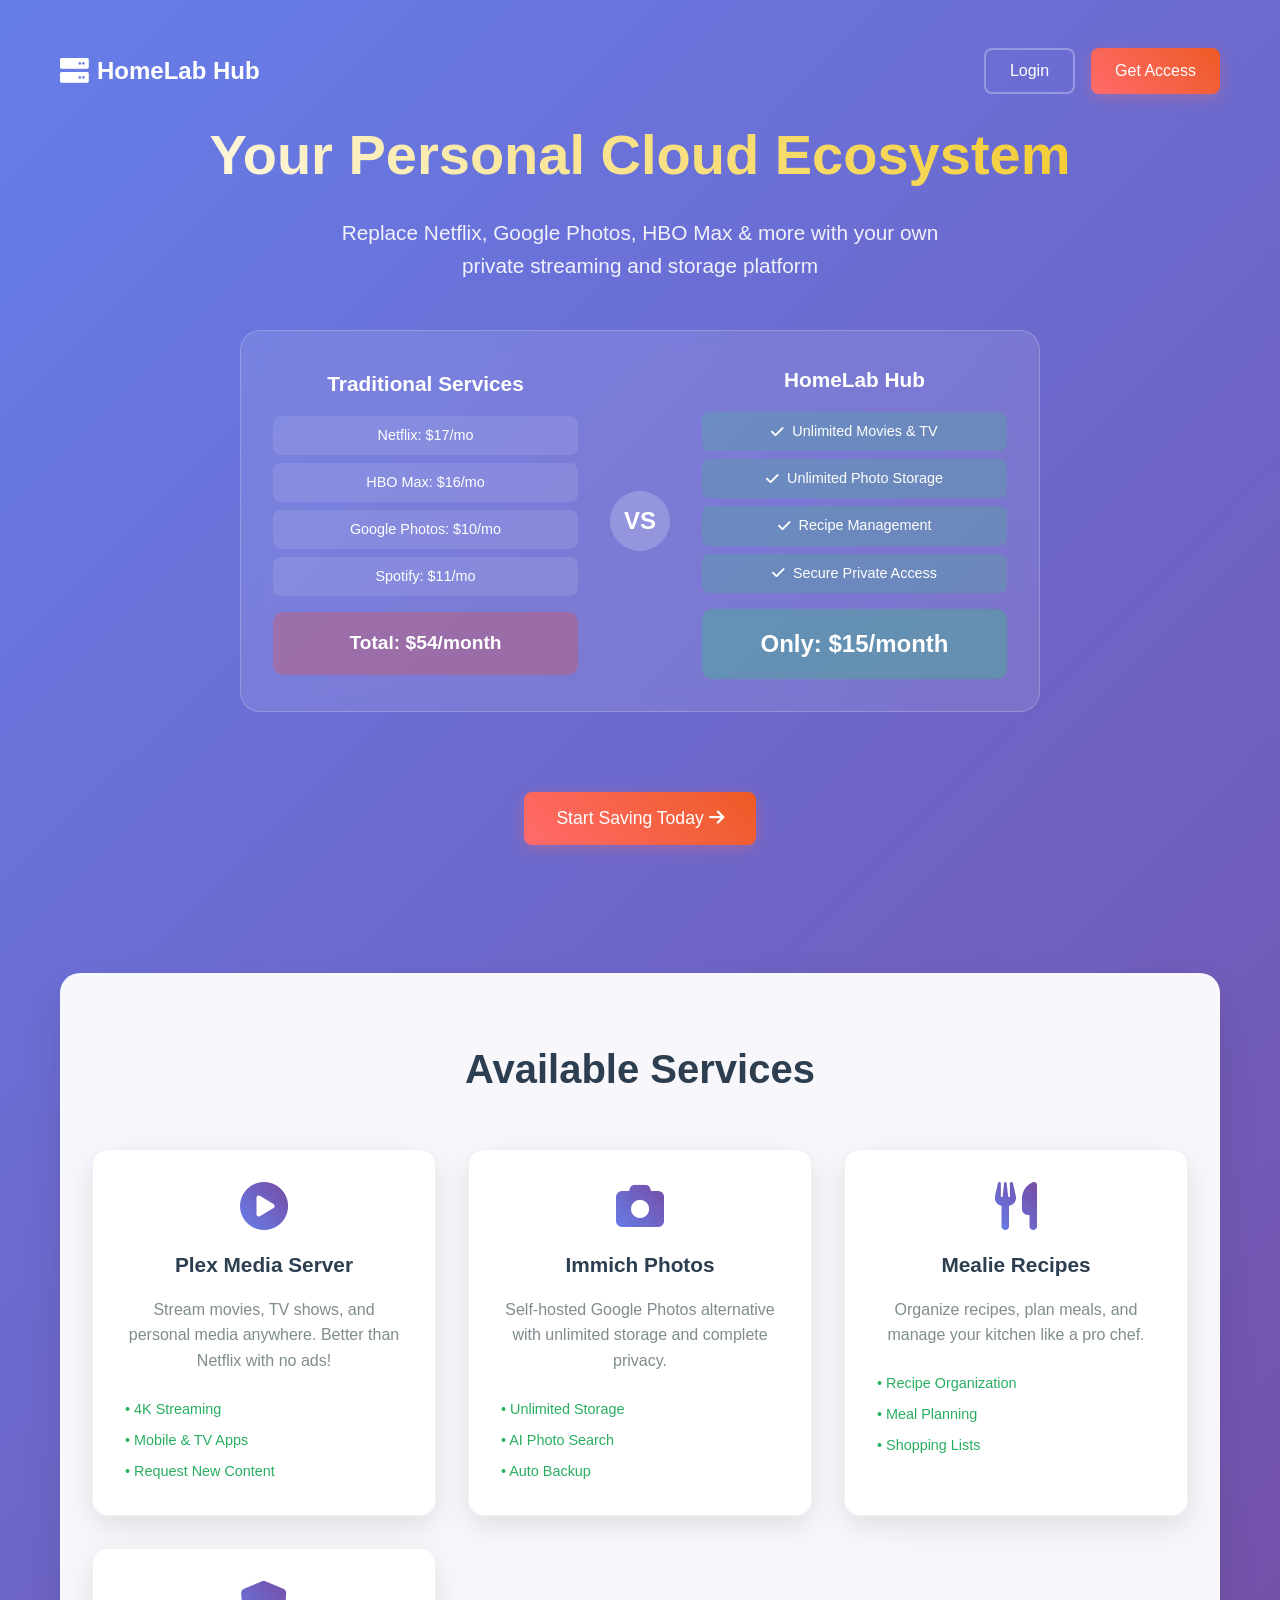
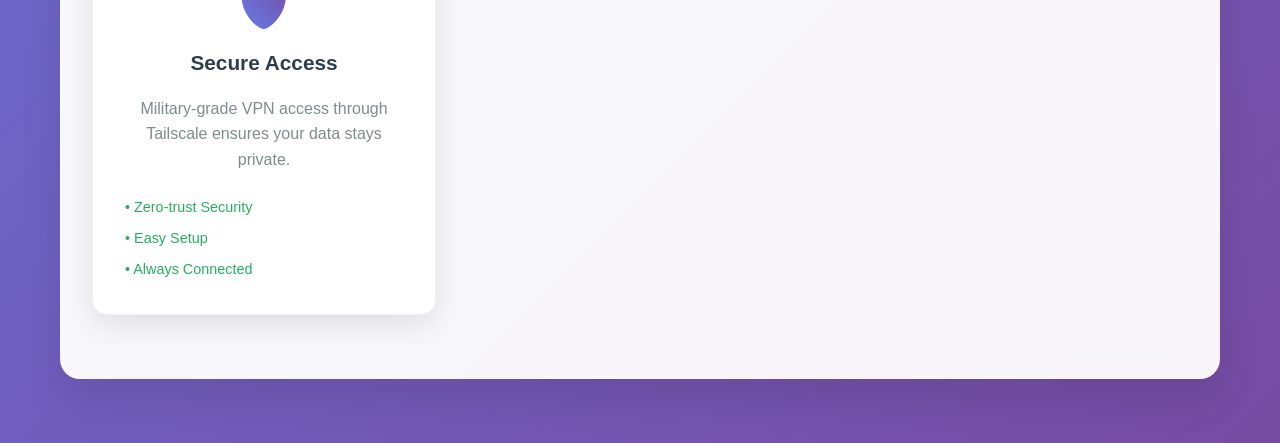
<file: index.html>
<!DOCTYPE html>
<html lang="en">
<head>
    <meta charset="UTF-8">
    <meta name="viewport" content="width=device-width, initial-scale=1.0">
    <title>HomeLab Hub - Your Personal Cloud</title>
    <link rel="stylesheet" href="styles.css">
    <link href="https://cdnjs.cloudflare.com/ajax/libs/font-awesome/6.0.0/css/all.min.css" rel="stylesheet">
</head>
<body>
    <div class="container">
        <header class="hero">
            <nav class="navbar">
                <div class="nav-brand">
                    <i class="fas fa-server"></i>
                    <span>HomeLab Hub</span>
                </div>
                <div class="nav-actions">
                    <button class="btn btn-outline" onclick="showLogin()">Login</button>
                    <button class="btn btn-primary" onclick="showSignup()">Get Access</button>
                </div>
            </nav>
            
            <div class="hero-content">
                <h1>Your Personal Cloud Ecosystem</h1>
                <p class="hero-subtitle">Replace Netflix, Google Photos, HBO Max & more with your own private streaming and storage platform</p>
                
                <div class="value-prop">
                    <div class="price-comparison">
                        <div class="traditional-cost">
                            <h3>Traditional Services</h3>
                            <div class="service-cost">
                                <span>Netflix: $17/mo</span>
                                <span>HBO Max: $16/mo</span>
                                <span>Google Photos: $10/mo</span>
                                <span>Spotify: $11/mo</span>
                            </div>
                            <div class="total">Total: $54/month</div>
                        </div>
                        
                        <div class="vs">VS</div>
                        
                        <div class="homelab-cost">
                            <h3>HomeLab Hub</h3>
                            <div class="service-benefits">
                                <span><i class="fas fa-check"></i> Unlimited Movies & TV</span>
                                <span><i class="fas fa-check"></i> Unlimited Photo Storage</span>
                                <span><i class="fas fa-check"></i> Recipe Management</span>
                                <span><i class="fas fa-check"></i> Secure Private Access</span>
                            </div>
                            <div class="total savings">Only: $15/month</div>
                        </div>
                    </div>
                </div>
                
                <button class="btn btn-large btn-primary cta-button" onclick="showSignup()">
                    Start Saving Today <i class="fas fa-arrow-right"></i>
                </button>
            </div>
        </header>
        
        <section class="services">
            <h2>Available Services</h2>
            <div class="services-grid">
                <div class="service-card">
                    <div class="service-icon">
                        <i class="fas fa-play-circle"></i>
                    </div>
                    <h3>Plex Media Server</h3>
                    <p>Stream movies, TV shows, and personal media anywhere. Better than Netflix with no ads!</p>
                    <div class="service-features">
                        <span>• 4K Streaming</span>
                        <span>• Mobile & TV Apps</span>
                        <span>• Request New Content</span>
                    </div>
                </div>
                
                <div class="service-card">
                    <div class="service-icon">
                        <i class="fas fa-camera"></i>
                    </div>
                    <h3>Immich Photos</h3>
                    <p>Self-hosted Google Photos alternative with unlimited storage and complete privacy.</p>
                    <div class="service-features">
                        <span>• Unlimited Storage</span>
                        <span>• AI Photo Search</span>
                        <span>• Auto Backup</span>
                    </div>
                </div>
                
                <div class="service-card">
                    <div class="service-icon">
                        <i class="fas fa-utensils"></i>
                    </div>
                    <h3>Mealie Recipes</h3>
                    <p>Organize recipes, plan meals, and manage your kitchen like a pro chef.</p>
                    <div class="service-features">
                        <span>• Recipe Organization</span>
                        <span>• Meal Planning</span>
                        <span>• Shopping Lists</span>
                    </div>
                </div>
                
                <div class="service-card">
                    <div class="service-icon">
                        <i class="fas fa-shield-alt"></i>
                    </div>
                    <h3>Secure Access</h3>
                    <p>Military-grade VPN access through Tailscale ensures your data stays private.</p>
                    <div class="service-features">
                        <span>• Zero-trust Security</span>
                        <span>• Easy Setup</span>
                        <span>• Always Connected</span>
                    </div>
                </div>
            </div>
        </section>
    </div>
    
    <!-- Login Modal -->
    <div id="loginModal" class="modal">
        <div class="modal-content">
            <span class="close" onclick="closeModal('loginModal')">&times;</span>
            <h2>Login to HomeLab Hub</h2>
            <form id="loginForm">
                <div class="form-group">
                    <label for="accessCode">Access Code</label>
                    <input type="text" id="accessCode" required placeholder="Enter your access code">
                </div>
                <button type="submit" class="btn btn-primary btn-block">Access Dashboard</button>
            </form>
            <p class="form-footer">Don't have an access code? <a href="#" onclick="showSignup()">Request access</a></p>
        </div>
    </div>
    
    <!-- Signup Modal -->
    <div id="signupModal" class="modal">
        <div class="modal-content">
            <span class="close" onclick="closeModal('signupModal')">&times;</span>
            <h2>Request Access to HomeLab Hub</h2>
            <form id="signupForm">
                <div class="form-group">
                    <label for="fullName">Full Name</label>
                    <input type="text" id="fullName" required placeholder="Your full name">
                </div>
                <div class="form-group">
                    <label for="email">Email Address</label>
                    <input type="email" id="email" required placeholder="your.email@example.com">
                </div>
                <div class="form-group">
                    <label for="reason">Why do you want access?</label>
                    <textarea id="reason" rows="3" placeholder="Tell us a bit about yourself and why you'd like to join..."></textarea>
                </div>
                <button type="submit" class="btn btn-primary btn-block">Submit Request</button>
            </form>
            <p class="form-footer">Already have access? <a href="#" onclick="showLogin()">Login here</a></p>
        </div>
    </div>
    
    <script src="script.js"></script>
</body>
</html>
</file>
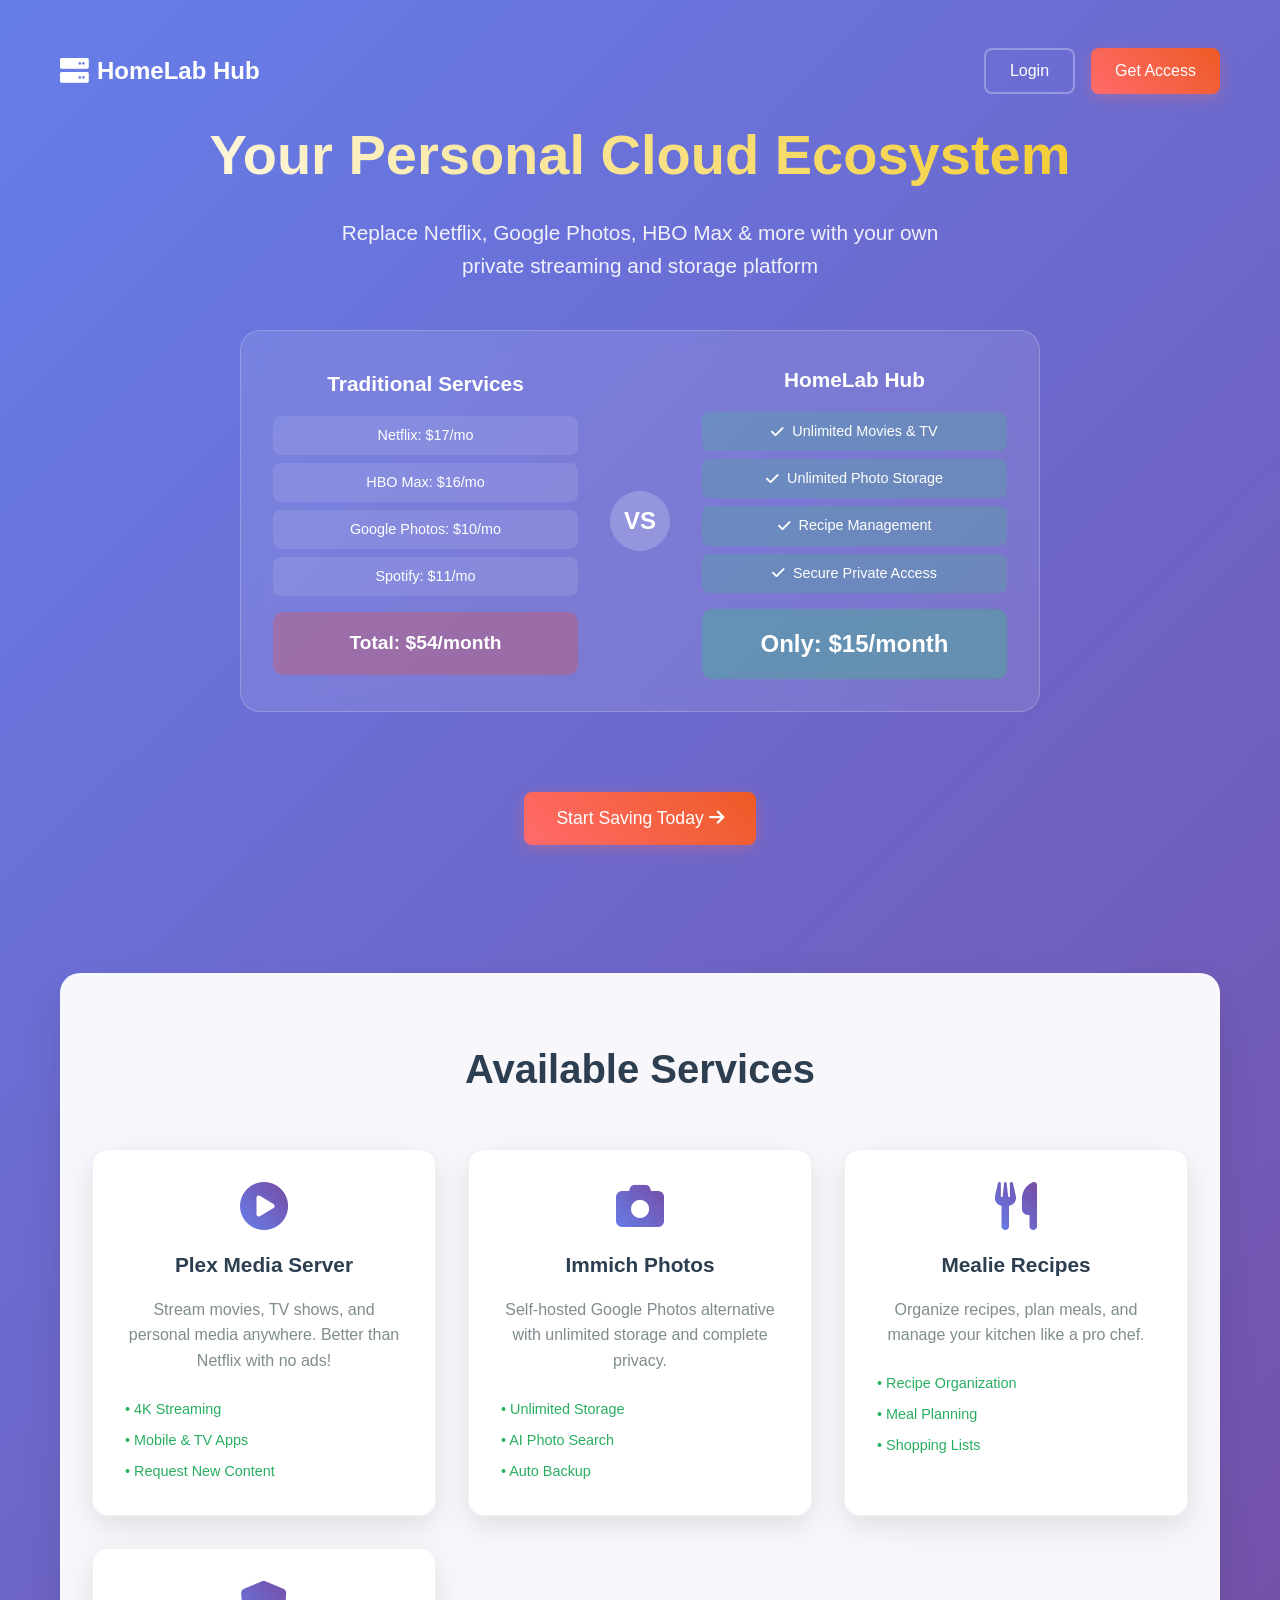
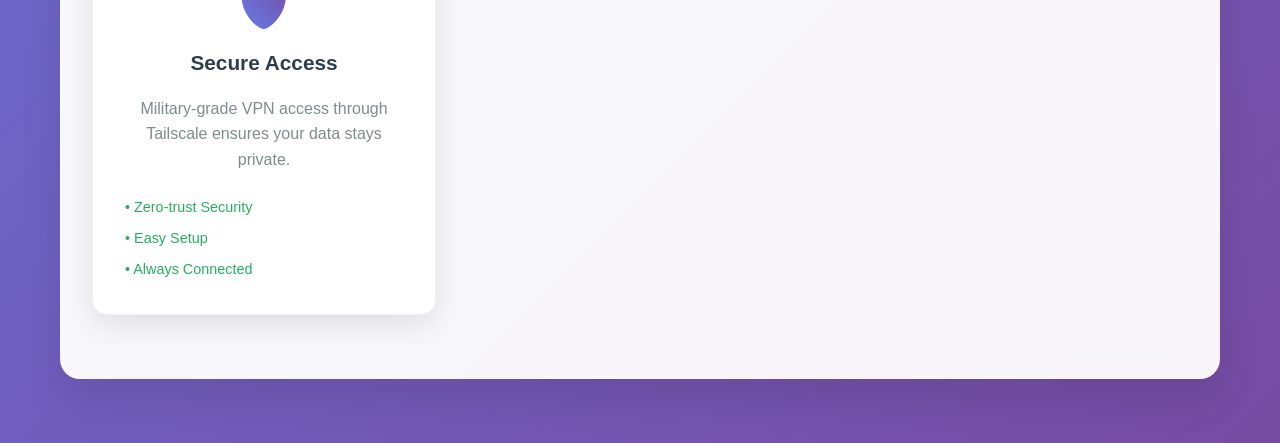
<file: dashboard.html>
<!DOCTYPE html>
<html lang="en">
<head>
    <meta charset="UTF-8">
    <meta name="viewport" content="width=device-width, initial-scale=1.0">
    <title>HomeLab Dashboard</title>
    <link rel="stylesheet" href="styles.css">
    <link href="https://cdnjs.cloudflare.com/ajax/libs/font-awesome/6.0.0/css/all.min.css" rel="stylesheet">
</head>
<body>
    <div id="dashboard-container">
        <!-- Dashboard content will be loaded here -->
    </div>
    
    <!-- Redirect to main page if no access code -->
    <script>
        const urlParams = new URLSearchParams(window.location.search);
        const accessCode = urlParams.get('code');
        
        if (!accessCode) {
            window.location.href = 'index.html';
        } else {
            // Auto-login with access code
            document.addEventListener('DOMContentLoaded', function() {
                // Load the main script and auto-login
                const script = document.createElement('script');
                script.src = 'script.js';
                script.onload = function() {
                    // Simulate login with the access code
                    document.getElementById('accessCode').value = accessCode;
                    handleLogin({ preventDefault: () => {} });
                };
                document.head.appendChild(script);
            });
        }
    </script>
</body>
</html>
</file>
<file: styles.css>
/* Reset and Base Styles */
* {
    margin: 0;
    padding: 0;
    box-sizing: border-box;
}

body {
    font-family: -apple-system, BlinkMacSystemFont, 'Segoe UI', Roboto, Oxygen, Ubuntu, Cantarell, sans-serif;
    line-height: 1.6;
    color: #333;
    background: linear-gradient(135deg, #667eea 0%, #764ba2 100%);
    min-height: 100vh;
}

.container {
    max-width: 1200px;
    margin: 0 auto;
    padding: 0 20px;
}

/* Navigation */
.navbar {
    display: flex;
    justify-content: space-between;
    align-items: center;
    padding: 1rem 0;
    position: relative;
    z-index: 100;
}

.nav-brand {
    display: flex;
    align-items: center;
    font-size: 1.5rem;
    font-weight: bold;
    color: white;
}

.nav-brand i {
    margin-right: 0.5rem;
    font-size: 1.8rem;
}

.nav-actions {
    display: flex;
    gap: 1rem;
}

/* Buttons */
.btn {
    padding: 0.75rem 1.5rem;
    border: none;
    border-radius: 8px;
    font-size: 1rem;
    font-weight: 500;
    cursor: pointer;
    transition: all 0.3s ease;
    text-decoration: none;
    display: inline-block;
    text-align: center;
}

.btn-primary {
    background: linear-gradient(45deg, #ff6b6b, #ee5a24);
    color: white;
    box-shadow: 0 4px 15px rgba(255, 107, 107, 0.3);
}

.btn-primary:hover {
    transform: translateY(-2px);
    box-shadow: 0 6px 20px rgba(255, 107, 107, 0.4);
}

.btn-outline {
    background: transparent;
    color: white;
    border: 2px solid rgba(255, 255, 255, 0.3);
    backdrop-filter: blur(10px);
}

.btn-outline:hover {
    background: rgba(255, 255, 255, 0.1);
    border-color: rgba(255, 255, 255, 0.5);
}

.btn-large {
    padding: 1rem 2rem;
    font-size: 1.1rem;
}

.btn-block {
    width: 100%;
}

/* Hero Section */
.hero {
    text-align: center;
    color: white;
    padding: 2rem 0 4rem;
}

.hero-content h1 {
    font-size: 3.5rem;
    margin-bottom: 1rem;
    font-weight: 700;
    background: linear-gradient(45deg, #fff, #f1c40f);
    -webkit-background-clip: text;
    -webkit-text-fill-color: transparent;
    background-clip: text;
}

.hero-subtitle {
    font-size: 1.3rem;
    margin-bottom: 3rem;
    opacity: 0.9;
    max-width: 600px;
    margin-left: auto;
    margin-right: auto;
}

/* Value Proposition */
.value-prop {
    margin: 3rem 0;
}

.price-comparison {
    display: grid;
    grid-template-columns: 1fr auto 1fr;
    gap: 2rem;
    align-items: center;
    max-width: 800px;
    margin: 0 auto;
    background: rgba(255, 255, 255, 0.1);
    backdrop-filter: blur(10px);
    border-radius: 20px;
    padding: 2rem;
    border: 1px solid rgba(255, 255, 255, 0.2);
}

.traditional-cost, .homelab-cost {
    text-align: center;
}

.traditional-cost h3, .homelab-cost h3 {
    margin-bottom: 1rem;
    font-size: 1.3rem;
}

.service-cost, .service-benefits {
    display: flex;
    flex-direction: column;
    gap: 0.5rem;
    margin-bottom: 1rem;
}

.service-cost span {
    background: rgba(255, 255, 255, 0.1);
    padding: 0.5rem;
    border-radius: 8px;
    font-size: 0.9rem;
}

.service-benefits span {
    display: flex;
    align-items: center;
    justify-content: center;
    gap: 0.5rem;
    background: rgba(46, 204, 113, 0.2);
    padding: 0.5rem;
    border-radius: 8px;
    font-size: 0.9rem;
}

.total {
    font-size: 1.2rem;
    font-weight: bold;
    padding: 1rem;
    border-radius: 10px;
    background: rgba(231, 76, 60, 0.3);
}

.total.savings {
    background: rgba(46, 204, 113, 0.3);
    font-size: 1.5rem;
}

.vs {
    font-size: 1.5rem;
    font-weight: bold;
    background: rgba(255, 255, 255, 0.2);
    width: 60px;
    height: 60px;
    border-radius: 50%;
    display: flex;
    align-items: center;
    justify-content: center;
}

.cta-button {
    margin-top: 2rem;
    animation: pulse 2s infinite;
}

@keyframes pulse {
    0% { transform: scale(1); }
    50% { transform: scale(1.05); }
    100% { transform: scale(1); }
}

/* Services Section */
.services {
    background: rgba(255, 255, 255, 0.95);
    margin: 4rem 0;
    padding: 4rem 2rem;
    border-radius: 20px;
    box-shadow: 0 20px 40px rgba(0, 0, 0, 0.1);
}

.services h2 {
    text-align: center;
    font-size: 2.5rem;
    margin-bottom: 3rem;
    color: #2c3e50;
}

.services-grid {
    display: grid;
    grid-template-columns: repeat(auto-fit, minmax(280px, 1fr));
    gap: 2rem;
}

.service-card {
    background: white;
    padding: 2rem;
    border-radius: 15px;
    text-align: center;
    box-shadow: 0 10px 30px rgba(0, 0, 0, 0.1);
    transition: all 0.3s ease;
    border: 1px solid #f0f0f0;
}

.service-card:hover {
    transform: translateY(-10px);
    box-shadow: 0 20px 40px rgba(0, 0, 0, 0.15);
}

.service-icon {
    margin-bottom: 1rem;
}

.service-icon i {
    font-size: 3rem;
    background: linear-gradient(45deg, #667eea, #764ba2);
    -webkit-background-clip: text;
    -webkit-text-fill-color: transparent;
    background-clip: text;
}

.service-card h3 {
    margin-bottom: 1rem;
    color: #2c3e50;
    font-size: 1.3rem;
}

.service-card p {
    margin-bottom: 1.5rem;
    color: #7f8c8d;
    line-height: 1.6;
}

.service-features {
    display: flex;
    flex-direction: column;
    gap: 0.5rem;
    text-align: left;
}

.service-features span {
    color: #27ae60;
    font-size: 0.9rem;
    font-weight: 500;
}

/* Modal Styles */
.modal {
    display: none;
    position: fixed;
    z-index: 1000;
    left: 0;
    top: 0;
    width: 100%;
    height: 100%;
    background-color: rgba(0, 0, 0, 0.5);
    backdrop-filter: blur(5px);
}

.modal-content {
    background-color: white;
    margin: 5% auto;
    padding: 2rem;
    border-radius: 15px;
    width: 90%;
    max-width: 500px;
    position: relative;
    animation: modalSlideIn 0.3s ease;
}

@keyframes modalSlideIn {
    from {
        opacity: 0;
        transform: translateY(-50px);
    }
    to {
        opacity: 1;
        transform: translateY(0);
    }
}

.close {
    color: #aaa;
    float: right;
    font-size: 28px;
    font-weight: bold;
    cursor: pointer;
    position: absolute;
    right: 1rem;
    top: 1rem;
}

.close:hover {
    color: #000;
}

.modal-content h2 {
    margin-bottom: 2rem;
    color: #2c3e50;
    text-align: center;
}

/* Form Styles */
.form-group {
    margin-bottom: 1.5rem;
}

.form-group label {
    display: block;
    margin-bottom: 0.5rem;
    font-weight: 500;
    color: #2c3e50;
}

.form-group input,
.form-group textarea {
    width: 100%;
    padding: 0.75rem;
    border: 2px solid #e0e0e0;
    border-radius: 8px;
    font-size: 1rem;
    transition: border-color 0.3s ease;
}

.form-group input:focus,
.form-group textarea:focus {
    outline: none;
    border-color: #667eea;
    box-shadow: 0 0 0 3px rgba(102, 126, 234, 0.1);
}

.form-footer {
    text-align: center;
    margin-top: 1rem;
    color: #7f8c8d;
}

.form-footer a {
    color: #667eea;
    text-decoration: none;
}

.form-footer a:hover {
    text-decoration: underline;
}

/* Responsive Design */
@media (max-width: 768px) {
    .hero-content h1 {
        font-size: 2.5rem;
    }
    
    .hero-subtitle {
        font-size: 1.1rem;
    }
    
    .price-comparison {
        grid-template-columns: 1fr;
        gap: 1rem;
    }
    
    .vs {
        justify-self: center;
    }
    
    .nav-actions {
        flex-direction: column;
        gap: 0.5rem;
    }
    
    .services {
        margin: 2rem 0;
        padding: 2rem 1rem;
    }
    
    .services-grid {
        grid-template-columns: 1fr;
    }
}

/* Dashboard Styles */
.dashboard {
    background: white;
    min-height: 100vh;
    display: none;
}

.dashboard.active {
    display: block;
}

.dashboard-header {
    background: linear-gradient(135deg, #667eea 0%, #764ba2 100%);
    color: white;
    padding: 2rem 0;
}

.dashboard-nav {
    display: flex;
    justify-content: space-between;
    align-items: center;
    margin-bottom: 2rem;
}

.dashboard-title {
    font-size: 2rem;
    font-weight: 600;
}

.logout-btn {
    background: rgba(255, 255, 255, 0.2);
    color: white;
    border: 1px solid rgba(255, 255, 255, 0.3);
    padding: 0.5rem 1rem;
    border-radius: 8px;
    cursor: pointer;
    transition: all 0.3s ease;
}

.logout-btn:hover {
    background: rgba(255, 255, 255, 0.3);
}

.dashboard-content {
    padding: 2rem;
}

.dashboard-grid {
    display: grid;
    grid-template-columns: repeat(auto-fit, minmax(300px, 1fr));
    gap: 2rem;
    margin-bottom: 3rem;
}

.dashboard-card {
    background: white;
    padding: 2rem;
    border-radius: 15px;
    box-shadow: 0 5px 15px rgba(0, 0, 0, 0.1);
    border: 1px solid #f0f0f0;
}

.dashboard-card h3 {
    margin-bottom: 1rem;
    color: #2c3e50;
    display: flex;
    align-items: center;
    gap: 0.5rem;
}

.dashboard-card h3 i {
    color: #667eea;
}

.quick-actions {
    display: flex;
    flex-direction: column;
    gap: 1rem;
}

.action-btn {
    padding: 1rem;
    background: #f8f9fa;
    border: 1px solid #e9ecef;
    border-radius: 8px;
    cursor: pointer;
    transition: all 0.3s ease;
    display: flex;
    align-items: center;
    gap: 1rem;
    text-decoration: none;
    color: #495057;
}

.action-btn:hover {
    background: #e9ecef;
    transform: translateY(-2px);
}

.action-btn i {
    font-size: 1.2rem;
    color: #667eea;
}

/* Admin Panel Styles */
.admin-panel {
    display: none;
    background: white;
    min-height: 100vh;
}

.admin-panel.active {
    display: block;
}

.admin-header {
    background: linear-gradient(135deg, #e74c3c 0%, #c0392b 100%);
    color: white;
    padding: 2rem 0;
}

.admin-content {
    padding: 2rem;
}

.admin-tabs {
    display: flex;
    border-bottom: 2px solid #f0f0f0;
    margin-bottom: 2rem;
}

.admin-tab {
    padding: 1rem 2rem;
    background: none;
    border: none;
    cursor: pointer;
    font-size: 1rem;
    color: #7f8c8d;
    border-bottom: 3px solid transparent;
    transition: all 0.3s ease;
}

.admin-tab.active {
    color: #e74c3c;
    border-bottom-color: #e74c3c;
}

.admin-tab:hover {
    color: #c0392b;
}

.admin-section {
    display: none;
}

.admin-section.active {
    display: block;
}

.user-list {
    background: white;
    border-radius: 10px;
    overflow: hidden;
    box-shadow: 0 5px 15px rgba(0, 0, 0, 0.1);
}

.user-item {
    padding: 1rem;
    border-bottom: 1px solid #f0f0f0;
    display: flex;
    justify-content: space-between;
    align-items: center;
}

.user-item:last-child {
    border-bottom: none;
}

.user-info h4 {
    margin-bottom: 0.25rem;
    color: #2c3e50;
}

.user-info p {
    color: #7f8c8d;
    font-size: 0.9rem;
}

.user-actions {
    display: flex;
    gap: 0.5rem;
}

.btn-small {
    padding: 0.5rem 1rem;
    font-size: 0.9rem;
}

.btn-danger {
    background: #e74c3c;
    color: white;
}

.btn-danger:hover {
    background: #c0392b;
}

.btn-success {
    background: #27ae60;
    color: white;
}

.btn-success:hover {
    background: #229954;
}
</file>
